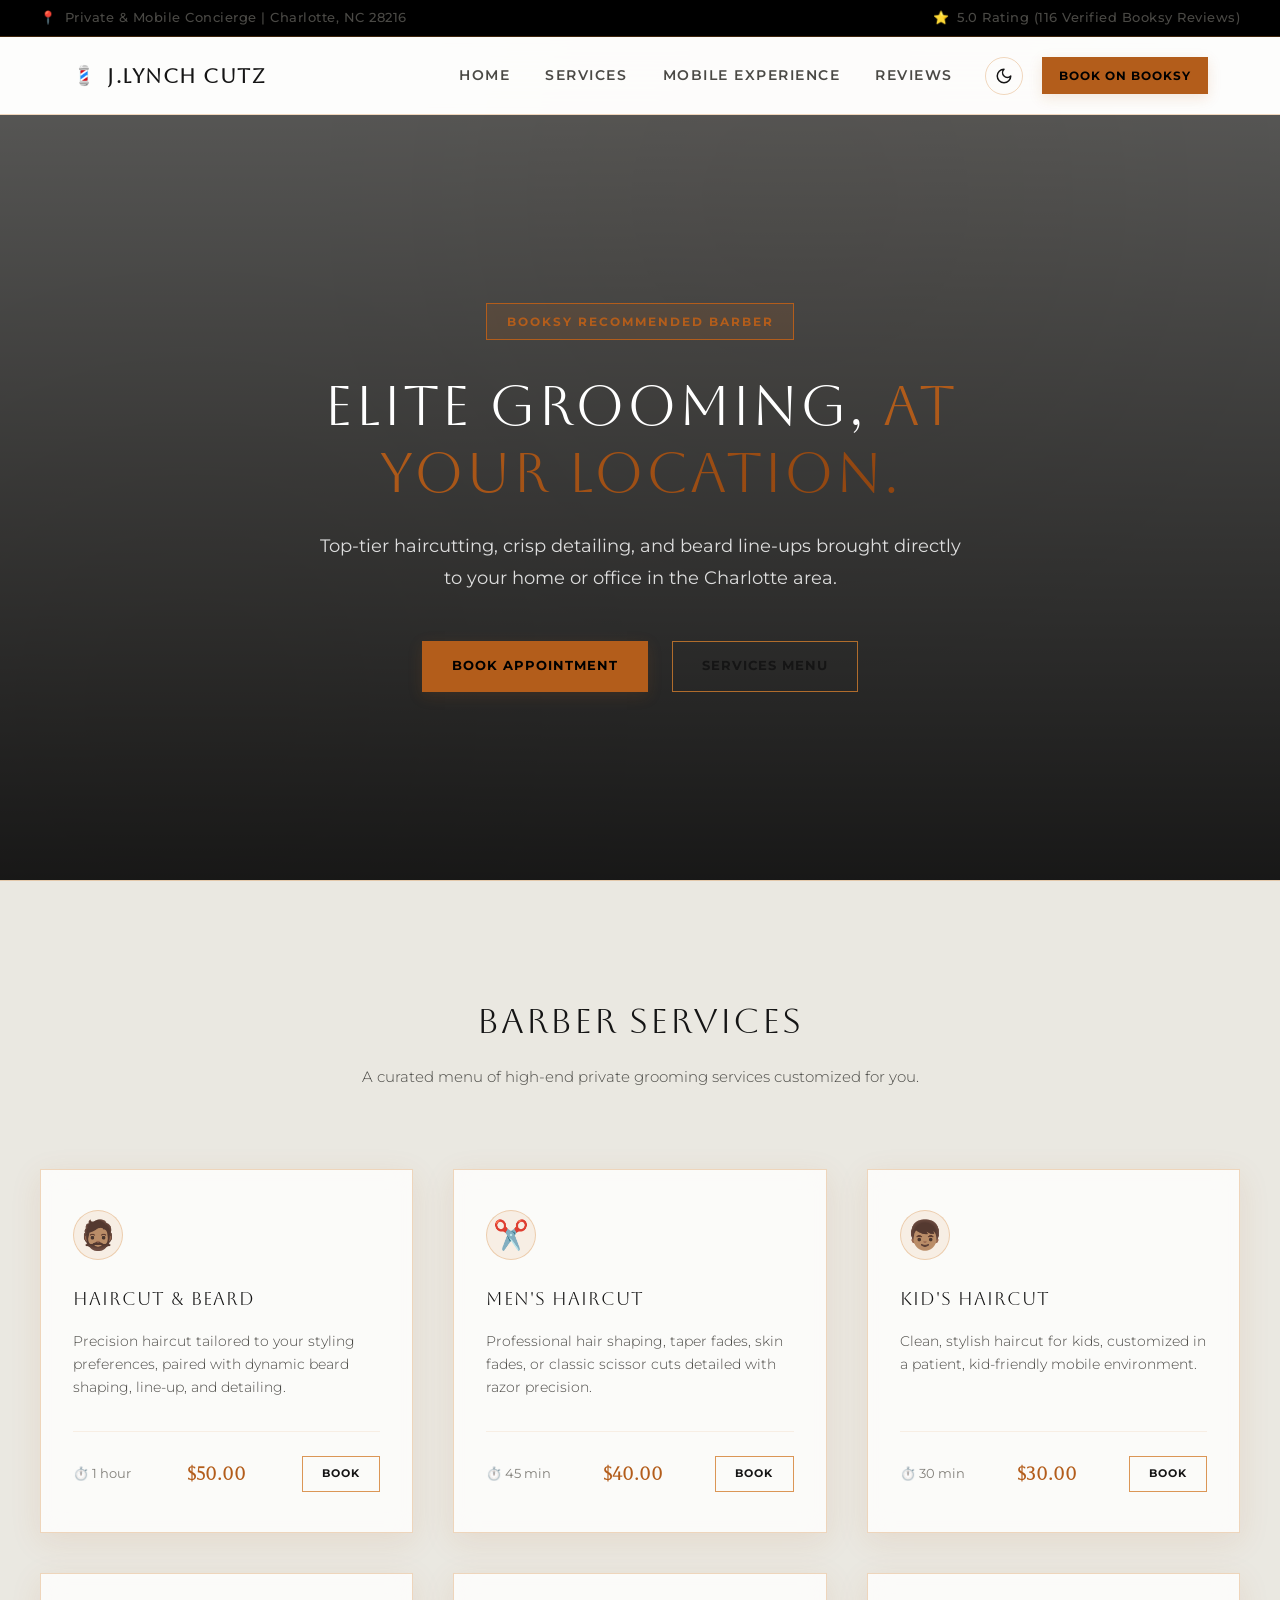
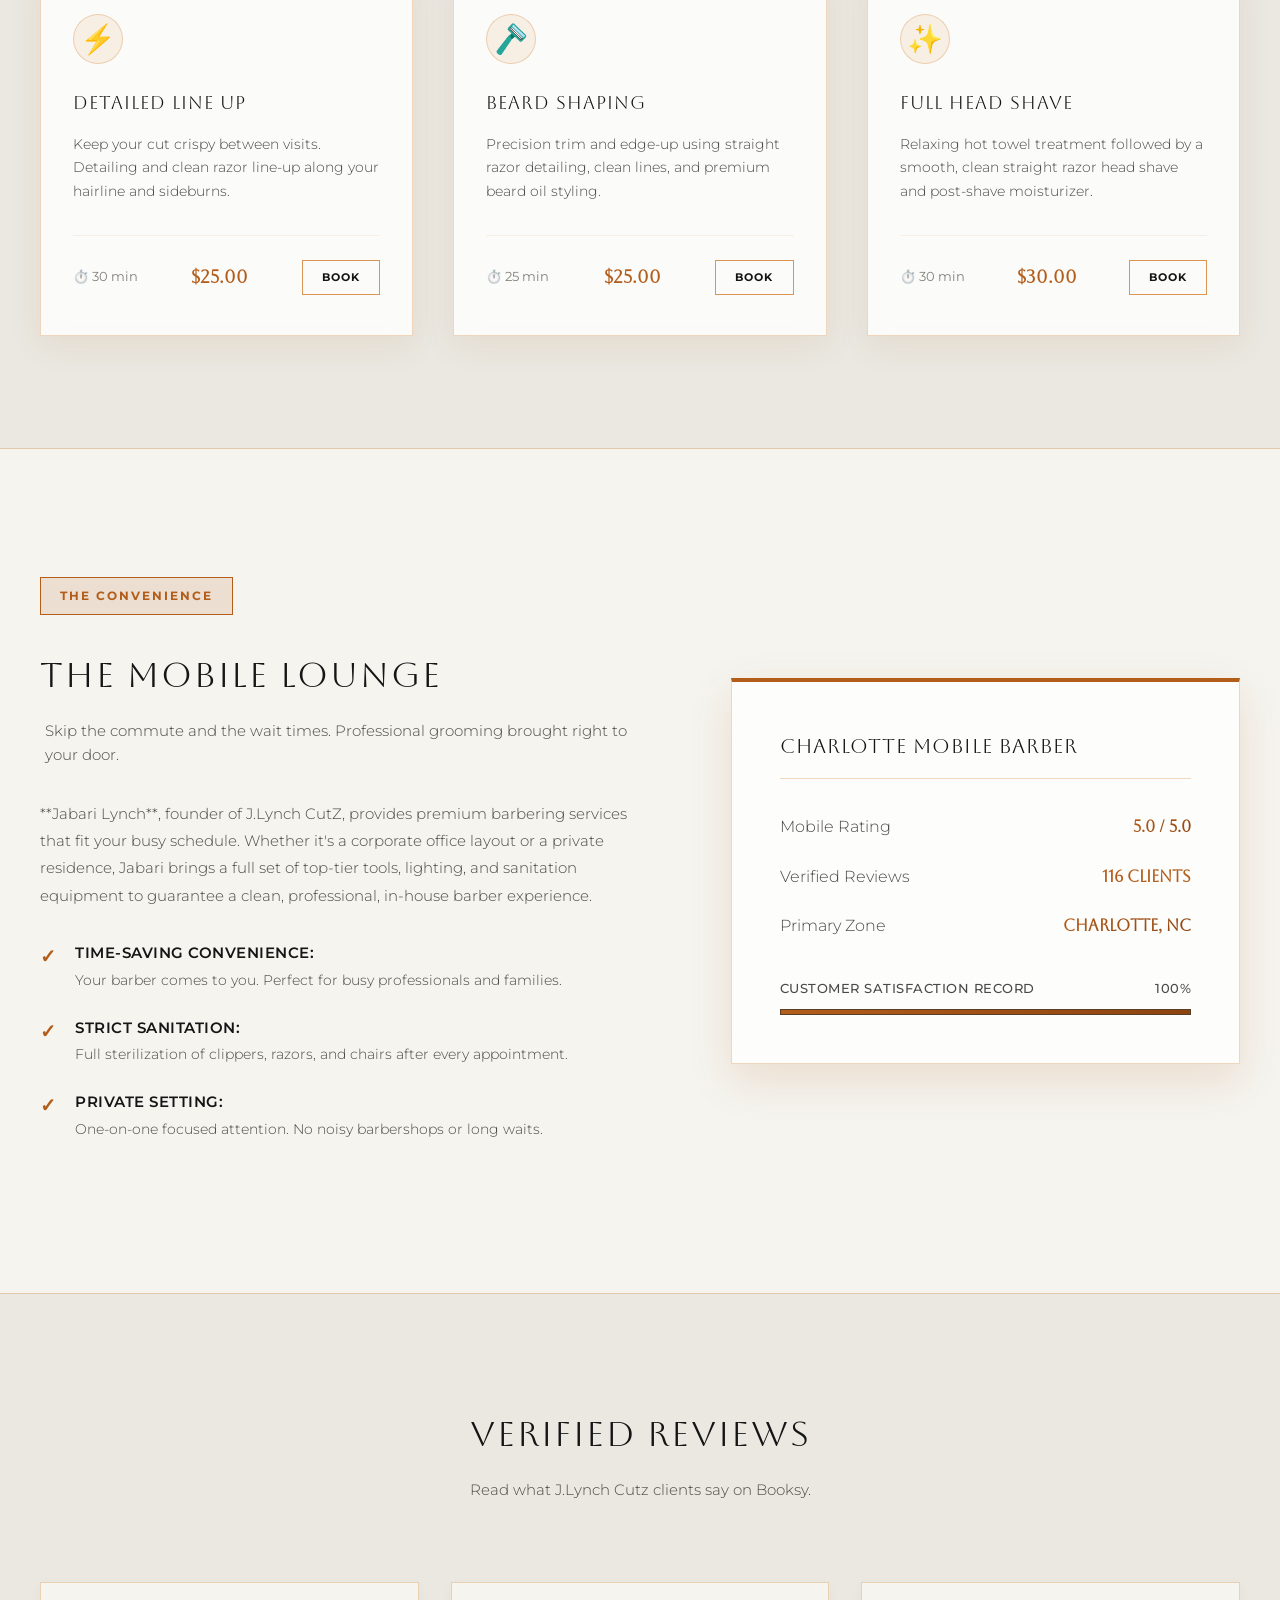
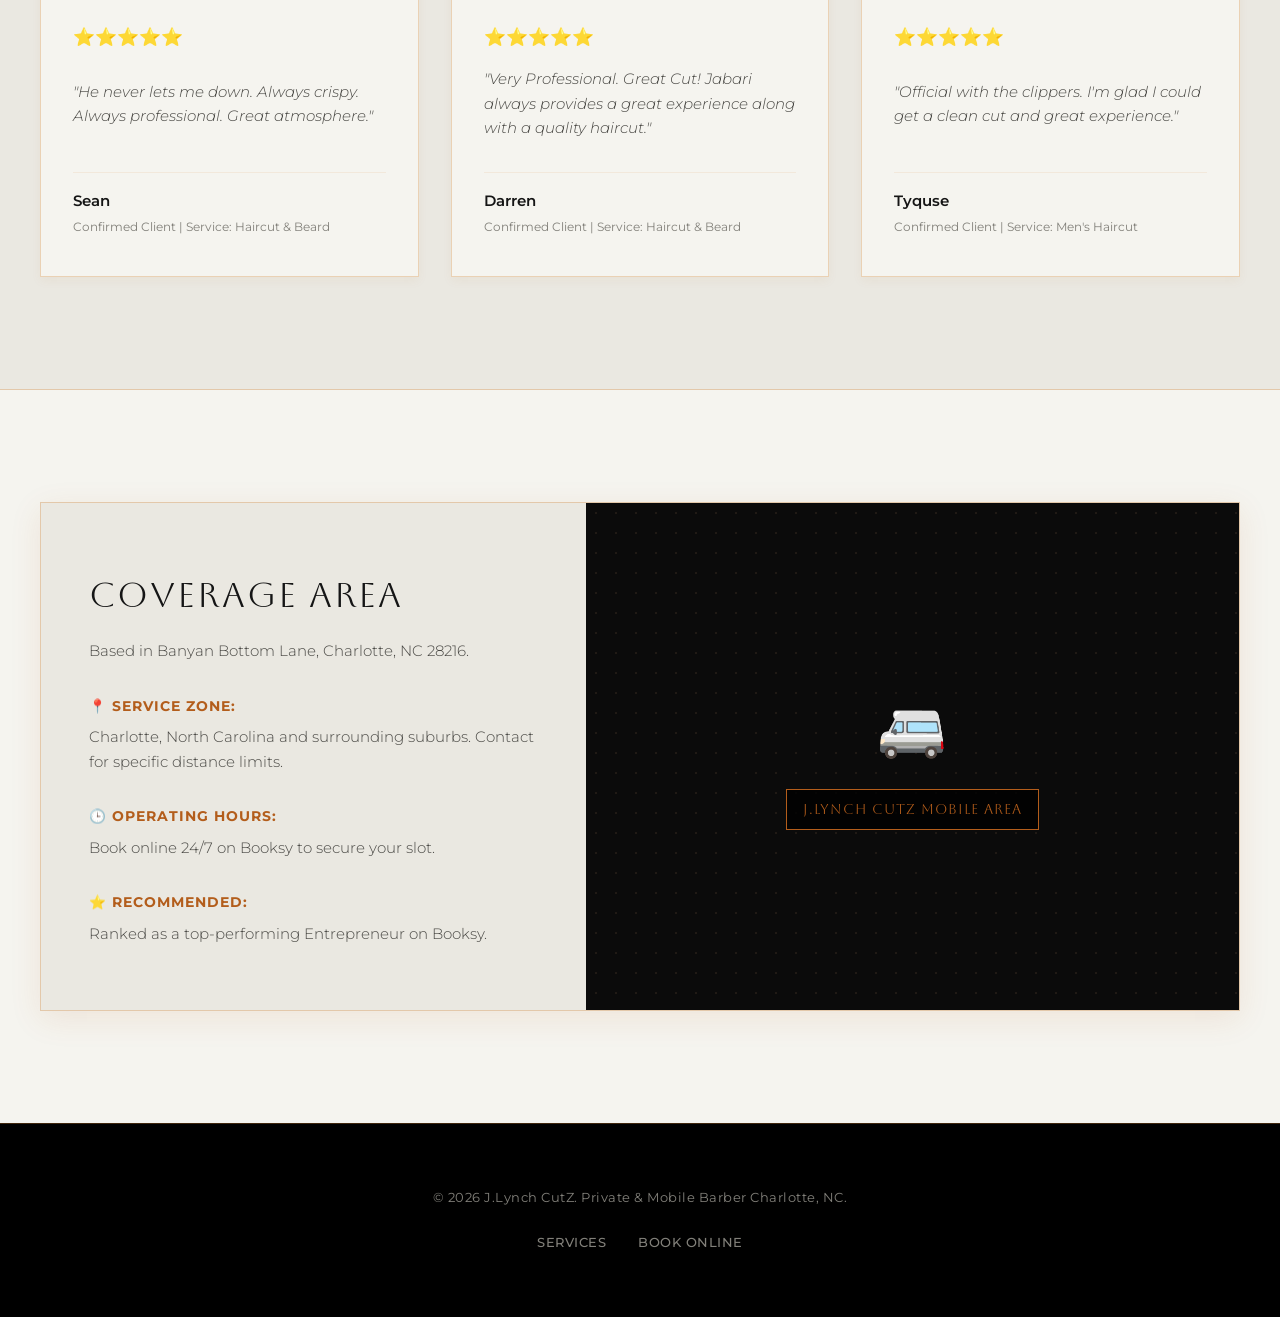
<file: index.html>
<!DOCTYPE html>
<html lang="en" data-theme="dark">
<head>
  <meta charset="UTF-8">
  <meta name="viewport" content="width=device-width, initial-scale=1.0">
  <meta name="description" content="J.Lynch CutZ - Private & Mobile Barber in Charlotte, NC. Book top-tier haircuts, beard line-ups, and grooming brought directly to your location.">
  <title>J.Lynch CutZ | Private & Mobile Barber Charlotte</title>
  <!-- Google Fonts: Aboreto & Montserrat -->
  <link rel="preconnect" href="https://fonts.googleapis.com">
  <link rel="preconnect" href="https://fonts.gstatic.com" crossorigin>
  <link href="https://fonts.googleapis.com/css2?family=Aboreto&family=Montserrat:wght@300;400;500;600;700&display=swap" rel="stylesheet">
  <link rel="stylesheet" href="style.css">
</head>
<body>
  <!-- Background glow animations -->
  <div class="glass-bg-glows">
    <div class="glow glow-1"></div>
    <div class="glow glow-2"></div>
  </div>

  <!-- Contact Top-Bar -->
  <div class="top-bar">
    <div class="top-bar-container">
      <span class="top-bar-item"><span class="icon">📍</span> Private & Mobile Concierge | Charlotte, NC 28216</span>
      <span class="top-bar-item"><span class="icon">⭐️</span> 5.0 Rating (116 Verified Booksy Reviews)</span>
    </div>
  </div>

  <!-- Main Header -->
  <header class="app-header" id="app-header">
    <div class="header-container">
      <div class="logo">
        <span class="logo-accent">💈</span> J.LYNCH CUTZ
      </div>
      <!-- Hamburger Toggle (mobile only) -->
      <button class="hamburger" id="hamburger-toggle" aria-label="Open navigation menu" aria-expanded="false">
        <span class="hamburger-bar"></span>
        <span class="hamburger-bar"></span>
        <span class="hamburger-bar"></span>
      </button>
      <!-- Mobile nav overlay + desktop inline nav -->
      <div class="nav-group" id="nav-group">
        <nav class="nav-links">
          <a href="#hero" class="nav-link">Home</a>
          <a href="#services" class="nav-link">Services</a>
          <a href="#experience" class="nav-link">Mobile Experience</a>
          <a href="#reviews" class="nav-link">Reviews</a>
        </nav>
        <div class="header-actions">
          <button class="theme-toggle" id="theme-toggle" aria-label="Toggle theme">
            <svg class="sun-icon" xmlns="http://www.w3.org/2000/svg" viewBox="0 0 24 24" fill="none" stroke="currentColor" stroke-width="2" stroke-linecap="round" stroke-linejoin="round"><circle cx="12" cy="12" r="4"/><path d="M12 2v2M12 20v2M4.93 4.93l1.41 1.41M17.66 17.66l1.41 1.41M2 12h2M20 12h2M6.34 17.66l-1.41 1.41M19.07 4.93l-1.41 1.41"/></svg>
            <svg class="moon-icon" xmlns="http://www.w3.org/2000/svg" viewBox="0 0 24 24" fill="none" stroke="currentColor" stroke-width="2" stroke-linecap="round" stroke-linejoin="round"><path d="M12 3a6 6 0 0 0 9 9 9 9 0 1 1-9-9Z"/></svg>
          </button>
          <a href="https://booksy.com/en-us/1679232_j-lynch-cutz-private-mobile-barber_barber-shop_26844_charlotte#ba_s=seo" target="_blank" rel="noopener noreferrer" class="btn btn-primary btn-sm">Book on Booksy</a>
        </div>
      </div>
    </div>
  </header>

  <main>
    <!-- Slideshow / Hero Section -->
    <section id="hero" class="hero-section">
      <div class="hero-slides">
        <div class="slide active" style="background-image: linear-gradient(rgba(0,0,0,0.65), rgba(0,0,0,0.9)), url('https://d2zdpiztbgorvt.cloudfront.net/region1/us/1679232/biz_photo/df81be7de8814b308d3e6f7b640b69-j-lynch-cutz-private-mobile-ba-biz-photo-cab2399199c1486788b21a5e4b683a-booksy.jpeg');"></div>
        <div class="slide" style="background-image: linear-gradient(rgba(0,0,0,0.65), rgba(0,0,0,0.9)), url('https://d2zdpiztbgorvt.cloudfront.net/region1/us/1679232/inspiration/8b8bcb6be3cd49adba95be2ca0e7b6-j-lynch-cutz-private-mobile-ba-inspiration-249b5c5be4a34000b738829289ce00-booksy.jpeg?size=640x0');"></div>
        <div class="slide" style="background-image: linear-gradient(rgba(0,0,0,0.65), rgba(0,0,0,0.9)), url('https://d2zdpiztbgorvt.cloudfront.net/region1/us/1679232/inspiration/ddb295c40a3d46719fc34189531c8b-j-lynch-cutz-private-mobile-ba-inspiration-de447cf11fce498c828b0cfedc30f1-booksy.jpeg?size=640x0');"></div>
      </div>
      <div class="section-container hero-content">
        <div class="hero-badge">Booksy Recommended Barber</div>
        <h1 class="hero-title">Elite grooming, <span class="text-gradient">at your location.</span></h1>
        <p class="hero-subtitle">Top-tier haircutting, crisp detailing, and beard line-ups brought directly to your home or office in the Charlotte area.</p>
        <div class="hero-actions">
          <a href="https://booksy.com/en-us/1679232_j-lynch-cutz-private-mobile-barber_barber-shop_26844_charlotte#ba_s=seo" target="_blank" rel="noopener noreferrer" class="btn btn-primary">Book Appointment</a>
          <a href="#services" class="btn btn-secondary">Services Menu</a>
        </div>
      </div>
    </section>

    <!-- Services Section -->
    <section id="services" class="features-section">
      <div class="section-container">
        <div class="section-header">
          <h2 class="section-title">Barber Services</h2>
          <p class="section-subtitle">A curated menu of high-end private grooming services customized for you.</p>
        </div>

        <div class="grid-layout">
          <!-- Service 1 -->
          <div class="feature-card service-card" id="service-haircut-beard">
            <div class="card-icon">🧔🏽</div>
            <h3 class="card-title">Haircut & Beard</h3>
            <p class="card-description">Precision haircut tailored to your styling preferences, paired with dynamic beard shaping, line-up, and detailing.</p>
            <div class="card-footer">
              <span class="duration">⏱️ 1 hour</span>
              <span class="price">$50.00</span>
              <a href="https://booksy.com/en-us/1679232_j-lynch-cutz-private-mobile-barber_barber-shop_26844_charlotte#ba_s=seo" class="btn btn-secondary btn-card" target="_blank" rel="noopener noreferrer">Book</a>
            </div>
          </div>

          <!-- Service 2 -->
          <div class="feature-card service-card" id="service-mens-haircut">
            <div class="card-icon">✂️</div>
            <h3 class="card-title">Men's Haircut</h3>
            <p class="card-description">Professional hair shaping, taper fades, skin fades, or classic scissor cuts detailed with razor precision.</p>
            <div class="card-footer">
              <span class="duration">⏱️ 45 min</span>
              <span class="price">$40.00</span>
              <a href="https://booksy.com/en-us/1679232_j-lynch-cutz-private-mobile-barber_barber-shop_26844_charlotte#ba_s=seo" class="btn btn-secondary btn-card" target="_blank" rel="noopener noreferrer">Book</a>
            </div>
          </div>

          <!-- Service 3 -->
          <div class="feature-card service-card" id="service-kids-haircut">
            <div class="card-icon">👦🏽</div>
            <h3 class="card-title">Kid's Haircut</h3>
            <p class="card-description">Clean, stylish haircut for kids, customized in a patient, kid-friendly mobile environment.</p>
            <div class="card-footer">
              <span class="duration">⏱️ 30 min</span>
              <span class="price">$30.00</span>
              <a href="https://booksy.com/en-us/1679232_j-lynch-cutz-private-mobile-barber_barber-shop_26844_charlotte#ba_s=seo" class="btn btn-secondary btn-card" target="_blank" rel="noopener noreferrer">Book</a>
            </div>
          </div>

          <!-- Service 4 -->
          <div class="feature-card service-card" id="service-line-up">
            <div class="card-icon">⚡</div>
            <h3 class="card-title">Detailed Line Up</h3>
            <p class="card-description">Keep your cut crispy between visits. Detailing and clean razor line-up along your hairline and sideburns.</p>
            <div class="card-footer">
              <span class="duration">⏱️ 30 min</span>
              <span class="price">$25.00</span>
              <a href="https://booksy.com/en-us/1679232_j-lynch-cutz-private-mobile-barber_barber-shop_26844_charlotte#ba_s=seo" class="btn btn-secondary btn-card" target="_blank" rel="noopener noreferrer">Book</a>
            </div>
          </div>

          <!-- Service 5 -->
          <div class="feature-card service-card" id="service-beard-shaping">
            <div class="card-icon">🪒</div>
            <h3 class="card-title">Beard Shaping</h3>
            <p class="card-description">Precision trim and edge-up using straight razor detailing, clean lines, and premium beard oil styling.</p>
            <div class="card-footer">
              <span class="duration">⏱️ 25 min</span>
              <span class="price">$25.00</span>
              <a href="https://booksy.com/en-us/1679232_j-lynch-cutz-private-mobile-barber_barber-shop_26844_charlotte#ba_s=seo" class="btn btn-secondary btn-card" target="_blank" rel="noopener noreferrer">Book</a>
            </div>
          </div>

          <!-- Service 6 -->
          <div class="feature-card service-card" id="service-head-shave">
            <div class="card-icon">✨</div>
            <h3 class="card-title">Full Head Shave</h3>
            <p class="card-description">Relaxing hot towel treatment followed by a smooth, clean straight razor head shave and post-shave moisturizer.</p>
            <div class="card-footer">
              <span class="duration">⏱️ 30 min</span>
              <span class="price">$30.00</span>
              <a href="https://booksy.com/en-us/1679232_j-lynch-cutz-private-mobile-barber_barber-shop_26844_charlotte#ba_s=seo" class="btn btn-secondary btn-card" target="_blank" rel="noopener noreferrer">Book</a>
            </div>
          </div>
        </div>
      </div>
    </section>

    <!-- Mobile Experience Section -->
    <section id="experience" class="efficiency-section">
      <div class="section-container">
        <div class="split-layout">
          <div class="split-content">
            <div class="hero-badge">THE CONVENIENCE</div>
            <h2 class="section-title">The Mobile Lounge</h2>
            <p class="section-subtitle">Skip the commute and the wait times. Professional grooming brought right to your door.</p>
            
            <p class="about-text">
              **Jabari Lynch**, founder of J.Lynch CutZ, provides premium barbering services that fit your busy schedule. Whether it's a corporate office layout or a private residence, Jabari brings a full set of top-tier tools, lighting, and sanitation equipment to guarantee a clean, professional, in-house barber experience.
            </p>

            <ul class="benefit-list">
              <li class="benefit-item">
                <span class="benefit-check">✓</span>
                <div>
                  <strong>Time-Saving Convenience:</strong> Your barber comes to you. Perfect for busy professionals and families.
                </div>
              </li>
              <li class="benefit-item">
                <span class="benefit-check">✓</span>
                <div>
                  <strong>Strict Sanitation:</strong> Full sterilization of clippers, razors, and chairs after every appointment.
                </div>
              </li>
              <li class="benefit-item">
                <span class="benefit-check">✓</span>
                <div>
                  <strong>Private Setting:</strong> One-on-one focused attention. No noisy barbershops or long waits.
                </div>
              </li>
            </ul>
          </div>
          
          <div class="split-visual">
            <div class="stats-panel premium-panel">
              <h3 class="panel-title">Charlotte Mobile Barber</h3>
              <div class="stat-row">
                <span class="stat-label">Mobile Rating</span>
                <span class="stat-val text-gradient">5.0 / 5.0</span>
              </div>
              <div class="stat-row">
                <span class="stat-label">Verified Reviews</span>
                <span class="stat-val">116 Clients</span>
              </div>
              <div class="stat-row">
                <span class="stat-label">Primary Zone</span>
                <span class="stat-val text-gradient">Charlotte, NC</span>
              </div>
              <div class="progress-bar-container">
                <div class="progress-bar-label">
                  <span>Customer Satisfaction Record</span>
                  <span>100%</span>
                </div>
                <div class="progress-bar">
                  <div class="progress-fill" style="width: 100%"></div>
                </div>
              </div>
            </div>
          </div>
        </div>
      </div>
    </section>

    <!-- Reviews Section -->
    <section id="reviews" class="reviews-section-layout">
      <div class="section-container">
        <div class="section-header">
          <h2 class="section-title">Verified Reviews</h2>
          <p class="section-subtitle">Read what J.Lynch Cutz clients say on Booksy.</p>
        </div>

        <div class="reviews-grid">
          <!-- Review 1 -->
          <div class="review-card">
            <div class="review-rating">⭐⭐⭐⭐⭐</div>
            <p class="review-text">"He never lets me down. Always crispy. Always professional. Great atmosphere."</p>
            <div class="review-author">
              <strong>Sean</strong>
              <span>Confirmed Client | Service: Haircut & Beard</span>
            </div>
          </div>

          <!-- Review 2 -->
          <div class="review-card">
            <div class="review-rating">⭐⭐⭐⭐⭐</div>
            <p class="review-text">"Very Professional. Great Cut! Jabari always provides a great experience along with a quality haircut."</p>
            <div class="review-author">
              <strong>Darren</strong>
              <span>Confirmed Client | Service: Haircut & Beard</span>
            </div>
          </div>

          <!-- Review 3 -->
          <div class="review-card">
            <div class="review-rating">⭐⭐⭐⭐⭐</div>
            <p class="review-text">"Official with the clippers. I'm glad I could get a clean cut and great experience."</p>
            <div class="review-author">
              <strong>Tyquse</strong>
              <span>Confirmed Client | Service: Men's Haircut</span>
            </div>
          </div>
        </div>
      </div>
    </section>

    <!-- Location & Coverage Section -->
    <section id="coverage" class="location-section">
      <div class="section-container">
        <div class="location-box">
          <div class="location-details">
            <h2 class="section-title">Coverage Area</h2>
            <p class="section-subtitle">Based in Banyan Bottom Lane, Charlotte, NC 28216.</p>
            <div class="location-info-item">
              <strong>📍 Service Zone:</strong>
              <p>Charlotte, North Carolina and surrounding suburbs. Contact for specific distance limits.</p>
            </div>
            <div class="location-info-item">
              <strong>🕒 Operating Hours:</strong>
              <p>Book online 24/7 on Booksy to secure your slot.</p>
            </div>
            <div class="location-info-item">
              <strong>⭐ Recommended:</strong>
              <p>Ranked as a top-performing Entrepreneur on Booksy.</p>
            </div>
          </div>
          <div class="map-placeholder">
            <div class="map-visual">
              <div class="map-marker">🚐</div>
              <div class="map-label">J.Lynch Cutz Mobile Area</div>
            </div>
          </div>
        </div>
      </div>
    </section>
  </main>

  <footer class="app-footer">
    <div class="footer-container">
      <p>&copy; 2026 J.Lynch CutZ. Private & Mobile Barber Charlotte, NC.</p>
      <div class="footer-links">
        <a href="#services" class="footer-link">Services</a>
        <a href="https://booksy.com/en-us/1679232_j-lynch-cutz-private-mobile-barber_barber-shop_26844_charlotte#ba_s=seo" class="footer-link" target="_blank" rel="noopener noreferrer">Book Online</a>
      </div>
    </div>
  </footer>

  <script src="app.js"></script>
</body>
</html>
</file>
<file: style.css>
/* -------------------------------------------------------------
 * Custom Design Tokens & Variable System (J.Lynch CutZ Theme)
 * ------------------------------------------------------------- */
:root {
  /* Color Palettes (Urban Copper & Midnight Obsidian) */
  --hue: 24; /* Warm Satin Copper Hue */
  
  /* Theme Variables (Default VIP Dark Mode) */
  --bg-primary: #050505;       /* Midnight Obsidian */
  --bg-secondary: #0f0f0f;     /* Dark Graphite */
  --bg-glass: rgba(15, 15, 15, 0.8);
  --border-glass: rgba(210, 125, 45, 0.15); /* Soft Copper Border */
  --border-glass-hover: rgba(210, 125, 45, 0.5); /* Vibrant Copper Border */
  
  --text-primary: #f5f5f5;      /* Pure Off-White */
  --text-secondary: #cccccc;    /* Light Grey */
  --text-muted: #777777;       /* Muted Grey */
  
  --primary: #d27d2d;          /* Satin Copper */
  --primary-glow: rgba(210, 125, 45, 0.25);
  --primary-hover: #e59344;    /* Light Copper */
  --accent: #b35d1b;           /* Deep Bronze/Rust */
  
  --shadow-sm: 0 4px 10px rgba(0, 0, 0, 0.6);
  --shadow-md: 0 8px 30px rgba(0, 0, 0, 0.8);
  --shadow-lg: 0 16px 40px rgba(0, 0, 0, 0.95);
  
  /* Fonts & Layout */
  --font-title: 'Aboreto', sans-serif;
  --font-body: 'Montserrat', sans-serif;
  --transition-fast: 0.25s cubic-bezier(0.16, 1, 0.3, 1);
  --transition-normal: 0.4s cubic-bezier(0.16, 1, 0.3, 1);
}

/* Light Theme Variables */
[data-theme="light"] {
  --bg-primary: #f5f4ef;       /* Soft Sand */
  --bg-secondary: #eae8e1;     /* Light Muted Sand */
  --bg-glass: rgba(255, 255, 255, 0.8);
  --border-glass: rgba(210, 125, 45, 0.3);
  --border-glass-hover: rgba(210, 125, 45, 0.8);
  
  --text-primary: #151515;      /* Dark Ink */
  --text-secondary: #4a4945;    /* Soft Graphite */
  --text-muted: #82807a;       /* Muted Khaki */
  
  --primary: #b35d1b;          /* Dark Copper */
  --primary-glow: rgba(179, 93, 27, 0.15);
  --primary-hover: #d27d2d;
  --accent: #8e4410;
  
  --shadow-sm: 0 4px 10px rgba(179, 93, 27, 0.05);
  --shadow-md: 0 8px 30px rgba(179, 93, 27, 0.1);
  --shadow-lg: 0 16px 40px rgba(179, 93, 27, 0.15);
}

/* -------------------------------------------------------------
 * Reset & Base Styles
 * ------------------------------------------------------------- */
* {
  box-sizing: border-box;
  margin: 0;
  padding: 0;
}

html {
  scroll-behavior: smooth;
}

body {
  font-family: var(--font-body);
  background-color: var(--bg-primary);
  color: var(--text-primary);
  line-height: 1.6;
  overflow-x: hidden;
  transition: background-color var(--transition-normal), color var(--transition-normal);
}

/* -------------------------------------------------------------
 * Top Contact Bar
 * ------------------------------------------------------------- */
.top-bar {
  background-color: #000000;
  border-bottom: 1px solid var(--border-glass);
  padding: 0.5rem 2rem;
  font-size: 0.8rem;
  font-weight: 500;
  letter-spacing: 0.5px;
  color: var(--text-secondary);
}

.top-bar-container {
  display: flex;
  justify-content: space-between;
  max-width: 1200px;
  margin: 0 auto;
}

.top-bar-item {
  display: flex;
  align-items: center;
  gap: 0.5rem;
}

.top-bar-item .icon {
  color: var(--primary);
}

/* -------------------------------------------------------------
 * Glow Backdrops (Luxury Vibe)
 * ------------------------------------------------------------- */
.glass-bg-glows {
  position: absolute;
  top: 0;
  left: 0;
  width: 100%;
  height: 100vh;
  overflow: hidden;
  z-index: -1;
  pointer-events: none;
}

.glow {
  position: absolute;
  border-radius: 50%;
  filter: blur(140px);
  opacity: 0.25;
}

.glow-1 {
  top: -10%;
  right: 15%;
  width: 45vw;
  height: 45vw;
  background-color: var(--primary-glow);
}

.glow-2 {
  top: 50%;
  left: -5%;
  width: 40vw;
  height: 40vw;
  background-color: rgba(210, 125, 45, 0.15);
}

/* -------------------------------------------------------------
 * App Header
 * ------------------------------------------------------------- */
.app-header {
  position: sticky;
  top: 0;
  width: 100%;
  background-color: var(--bg-glass);
  backdrop-filter: blur(20px);
  -webkit-backdrop-filter: blur(20px);
  border-bottom: 1px solid var(--border-glass);
  z-index: 100;
  transition: background-color var(--transition-normal), border var(--transition-normal);
}

.header-container {
  display: flex;
  justify-content: space-between;
  align-items: center;
  max-width: 1200px;
  margin: 0 auto;
  padding: 1.2rem 2rem;
}

.logo {
  font-family: var(--font-title);
  font-weight: 700;
  font-size: 1.25rem;
  letter-spacing: 1.5px;
  display: flex;
  align-items: center;
  gap: 0.6rem;
  color: var(--text-primary);
}

.logo-accent {
  color: var(--primary);
  font-size: 1.2rem;
}

.nav-links {
  display: flex;
  gap: 2.2rem;
}

.nav-link {
  color: var(--text-secondary);
  text-decoration: none;
  font-weight: 600;
  font-size: 0.85rem;
  letter-spacing: 1.5px;
  text-transform: uppercase;
  transition: color var(--transition-fast);
}

.nav-link:hover {
  color: var(--primary);
}

.header-actions {
  display: flex;
  align-items: center;
  gap: 1.2rem;
}

.theme-toggle {
  background: none;
  border: 1px solid var(--border-glass);
  border-radius: 50%;
  width: 38px;
  height: 38px;
  display: flex;
  justify-content: center;
  align-items: center;
  cursor: pointer;
  color: var(--text-primary);
  transition: all var(--transition-fast);
}

.theme-toggle:hover {
  border-color: var(--primary);
  background-color: var(--bg-secondary);
  transform: scale(1.05);
}

.theme-toggle svg {
  width: 18px;
  height: 18px;
}

[data-theme="dark"] .sun-icon { display: block; }
[data-theme="dark"] .moon-icon { display: none; }
[data-theme="light"] .sun-icon { display: none; }
[data-theme="light"] .moon-icon { display: block; }

/* -------------------------------------------------------------
 * Buttons & Visual Utilities
 * ------------------------------------------------------------- */
.btn {
  display: inline-flex;
  align-items: center;
  justify-content: center;
  padding: 0.9rem 1.8rem;
  border-radius: 0px; /* Sharp urban cuts */
  font-family: var(--font-body);
  font-weight: 700;
  letter-spacing: 1px;
  text-transform: uppercase;
  text-decoration: none;
  transition: all var(--transition-fast);
  cursor: pointer;
  font-size: 0.8rem;
}

.btn-sm {
  padding: 0.5rem 1rem;
  font-size: 0.75rem;
}

.btn-primary {
  background-color: var(--primary);
  color: #000000;
  border: 1px solid var(--primary);
  box-shadow: 0 4px 14px var(--primary-glow);
}

.btn-primary:hover {
  background-color: var(--primary-hover);
  border-color: var(--primary-hover);
  transform: translateY(-2px);
  box-shadow: 0 6px 20px var(--primary-glow);
}

.btn-secondary {
  background: transparent;
  color: var(--text-primary);
  border: 1px solid var(--border-glass-hover);
}

.btn-secondary:hover {
  background-color: var(--primary);
  color: #000000;
  border-color: var(--primary);
  transform: translateY(-2px);
}

.text-gradient {
  background: linear-gradient(135deg, var(--primary), var(--accent));
  -webkit-background-clip: text;
  -webkit-text-fill-color: transparent;
}

.hero-badge {
  display: inline-block;
  padding: 0.5rem 1.2rem;
  border-radius: 0px;
  background-color: var(--primary-glow);
  border: 1px solid var(--primary);
  color: var(--primary);
  font-size: 0.75rem;
  font-weight: 700;
  letter-spacing: 2px;
  text-transform: uppercase;
  margin-bottom: 2rem;
}

/* -------------------------------------------------------------
 * Hero Section (Fading Slideshow)
 * ------------------------------------------------------------- */
.hero-section {
  position: relative;
  height: 85vh;
  min-height: 550px;
  display: flex;
  align-items: center;
  justify-content: center;
  overflow: hidden;
  color: white;
}

.hero-slides {
  position: absolute;
  top: 0;
  left: 0;
  width: 100%;
  height: 100%;
  z-index: 1;
}

.slide {
  position: absolute;
  top: 0;
  left: 0;
  width: 100%;
  height: 100%;
  background-size: cover;
  background-position: center;
  opacity: 0;
  transition: opacity 1.5s ease-in-out;
}

.slide.active {
  opacity: 1;
}

.hero-content {
  position: relative;
  z-index: 2;
  text-align: center;
  max-width: 850px;
  padding: 2rem;
}

.hero-title {
  font-family: var(--font-title);
  font-size: 3.5rem;
  font-weight: 400;
  line-height: 1.2;
  letter-spacing: 2px;
  margin-bottom: 1.5rem;
  text-transform: uppercase;
}

.hero-subtitle {
  font-size: 1.15rem;
  color: #dddddd;
  max-width: 650px;
  margin: 0 auto 3rem;
  line-height: 1.7;
}

.hero-actions {
  display: flex;
  justify-content: center;
  gap: 1.5rem;
}

/* -------------------------------------------------------------
 * Features & VIP Services Section
 * ------------------------------------------------------------- */
.features-section {
  padding: 7rem 2rem;
  background-color: var(--bg-secondary);
  border-top: 1px solid var(--border-glass);
  border-bottom: 1px solid var(--border-glass);
}

.section-header {
  text-align: center;
  margin-bottom: 5rem;
}

.section-title {
  font-family: var(--font-title);
  font-size: 2.2rem;
  font-weight: 400;
  letter-spacing: 2px;
  text-transform: uppercase;
  margin-bottom: 1rem;
  color: var(--text-primary);
}

.section-subtitle {
  color: var(--text-secondary);
  max-width: 600px;
  margin: 0 auto;
  font-size: 0.95rem;
  font-weight: 300;
}

.grid-layout {
  display: grid;
  grid-template-columns: repeat(auto-fit, minmax(320px, 1fr));
  gap: 2.5rem;
  max-width: 1200px;
  margin: 0 auto;
}

/* Service Card (Glassmorphism & Copper accent) */
.service-card {
  background-color: var(--bg-glass);
  backdrop-filter: blur(12px);
  -webkit-backdrop-filter: blur(12px);
  border: 1px solid var(--border-glass);
  border-radius: 0; /* Premium sharp corners */
  padding: 2.5rem 2rem;
  box-shadow: var(--shadow-md);
  transition: all var(--transition-normal);
  display: flex;
  flex-direction: column;
  height: 100%;
}

.service-card:hover {
  transform: translateY(-5px);
  border-color: var(--primary);
  box-shadow: 0 10px 30px rgba(210, 125, 45, 0.15);
}

.card-icon {
  font-size: 1.8rem;
  margin-bottom: 1.5rem;
  color: var(--primary);
  width: 50px;
  height: 50px;
  border-radius: 50%;
  background-color: rgba(210, 125, 45, 0.1);
  display: flex;
  align-items: center;
  justify-content: center;
  border: 1px solid var(--border-glass);
}

.card-title {
  font-family: var(--font-title);
  font-size: 1.15rem;
  font-weight: 400;
  letter-spacing: 1px;
  text-transform: uppercase;
  margin-bottom: 1rem;
  color: var(--text-primary);
}

.card-description {
  color: var(--text-secondary);
  font-size: 0.9rem;
  font-weight: 300;
  margin-bottom: 2rem;
  flex-grow: 1;
}

.card-footer {
  display: flex;
  justify-content: space-between;
  align-items: center;
  border-top: 1px solid rgba(210, 125, 45, 0.1);
  padding-top: 1.5rem;
}

.duration {
  font-size: 0.8rem;
  color: var(--text-muted);
}

.price {
  font-family: var(--font-title);
  font-size: 1.1rem;
  font-weight: 600;
  color: var(--primary);
}

.btn-card {
  padding: 0.5rem 1.2rem;
  font-size: 0.7rem;
}

/* -------------------------------------------------------------
 * The Specialist Section (About Jabari)
 * ------------------------------------------------------------- */
.efficiency-section {
  padding: 8rem 2rem;
}

.split-layout {
  display: grid;
  grid-template-columns: 1.2fr 1fr;
  gap: 5rem;
  align-items: center;
  max-width: 1200px;
  margin: 0 auto;
}

.about-text {
  color: var(--text-secondary);
  font-size: 0.95rem;
  font-weight: 300;
  margin: 2rem 0;
  line-height: 1.8;
}

.benefit-list {
  list-style: none;
}

.benefit-item {
  display: flex;
  gap: 1.2rem;
  margin-bottom: 1.5rem;
}

.benefit-check {
  color: var(--primary);
  font-weight: 700;
  font-size: 1.2rem;
}

.benefit-item strong {
  display: block;
  font-family: var(--font-body);
  font-size: 0.95rem;
  font-weight: 600;
  text-transform: uppercase;
  color: var(--text-primary);
  letter-spacing: 0.5px;
  margin-bottom: 0.2rem;
}

.benefit-item div {
  color: var(--text-secondary);
  font-size: 0.9rem;
  font-weight: 300;
}

/* Stats visual panel */
.stats-panel {
  background-color: var(--bg-glass);
  backdrop-filter: blur(12px);
  -webkit-backdrop-filter: blur(12px);
  border: 1px solid var(--border-glass);
  padding: 3rem;
  box-shadow: var(--shadow-lg);
}

.premium-panel {
  border-top: 4px solid var(--primary);
}

.panel-title {
  font-family: var(--font-title);
  font-size: 1.25rem;
  font-weight: 400;
  letter-spacing: 1px;
  text-transform: uppercase;
  margin-bottom: 2.2rem;
  border-bottom: 1px solid var(--border-glass);
  padding-bottom: 1rem;
}

.stat-row {
  display: flex;
  justify-content: space-between;
  margin-bottom: 1.5rem;
  font-size: 1rem;
}

.stat-label {
  color: var(--text-secondary);
  font-weight: 300;
}

.stat-val {
  font-weight: 600;
  font-family: var(--font-title);
  color: var(--primary);
}

.progress-bar-container {
  margin-top: 2.5rem;
}

.progress-bar-label {
  display: flex;
  justify-content: space-between;
  font-size: 0.8rem;
  color: var(--text-secondary);
  margin-bottom: 0.6rem;
  font-weight: 500;
  text-transform: uppercase;
  letter-spacing: 0.5px;
}

.progress-bar {
  background-color: #222222;
  height: 6px;
  overflow: hidden;
  border: 1px solid var(--border-glass);
}

.progress-fill {
  background: linear-gradient(90deg, var(--primary), var(--accent));
  height: 100%;
}

/* -------------------------------------------------------------
 * Verified Reviews Section
 * ------------------------------------------------------------- */
.reviews-section-layout {
  padding: 7rem 2rem;
  background-color: var(--bg-secondary);
  border-top: 1px solid var(--border-glass);
  border-bottom: 1px solid var(--border-glass);
}

.reviews-grid {
  display: grid;
  grid-template-columns: repeat(auto-fit, minmax(300px, 1fr));
  gap: 2rem;
  max-width: 1200px;
  margin: 0 auto;
}

.review-card {
  background-color: var(--bg-primary);
  border: 1px solid var(--border-glass);
  padding: 2.5rem 2rem;
  box-shadow: var(--shadow-sm);
  display: flex;
  flex-direction: column;
  justify-content: space-between;
}

.review-rating {
  color: var(--primary);
  font-size: 1.1rem;
  margin-bottom: 1rem;
}

.review-text {
  font-style: italic;
  font-weight: 300;
  color: var(--text-secondary);
  font-size: 0.95rem;
  line-height: 1.6;
  margin-bottom: 2rem;
}

.review-author {
  display: flex;
  flex-direction: column;
  border-top: 1px solid rgba(210, 125, 45, 0.1);
  padding-top: 1rem;
}

.review-author strong {
  font-size: 0.95rem;
  color: var(--text-primary);
  font-weight: 600;
}

.review-author span {
  font-size: 0.75rem;
  color: var(--text-muted);
  margin-top: 0.2rem;
}

/* -------------------------------------------------------------
 * Location & Coverage Section
 * ------------------------------------------------------------- */
.location-section {
  padding: 7rem 2rem;
}

.location-box {
  display: grid;
  grid-template-columns: 1fr 1.2fr;
  max-width: 1200px;
  margin: 0 auto;
  background-color: var(--bg-secondary);
  border: 1px solid var(--border-glass);
  box-shadow: var(--shadow-md);
}

.location-details {
  padding: 4rem 3rem;
}

.location-info-item {
  margin-top: 2rem;
}

.location-info-item strong {
  display: block;
  font-size: 0.85rem;
  text-transform: uppercase;
  color: var(--primary);
  letter-spacing: 1px;
  margin-bottom: 0.5rem;
}

.location-info-item p {
  color: var(--text-secondary);
  font-size: 0.95rem;
  font-weight: 300;
  line-height: 1.6;
}

.map-placeholder {
  position: relative;
  background-color: #0b0b0b;
  background-image: radial-gradient(circle at 50% 50%, #201a15 1px, transparent 1px);
  background-size: 20px 20px;
  display: flex;
  align-items: center;
  justify-content: center;
  min-height: 350px;
}

.map-visual {
  text-align: center;
  z-index: 2;
}

.map-marker {
  font-size: 3.5rem;
  animation: bounce 2s infinite ease-in-out;
}

.map-label {
  font-family: var(--font-title);
  font-size: 0.9rem;
  letter-spacing: 1px;
  color: var(--primary);
  margin-top: 1rem;
  background-color: rgba(0, 0, 0, 0.8);
  padding: 0.5rem 1rem;
  border: 1px solid var(--primary);
}

@keyframes bounce {
  0%, 100% { transform: translateY(0); }
  50% { transform: translateY(-12px); }
}

/* -------------------------------------------------------------
 * Footer
 * ------------------------------------------------------------- */
.app-footer {
  padding: 4rem 2rem;
  border-top: 1px solid var(--border-glass);
  background-color: #000000;
  text-align: center;
  color: var(--text-muted);
  font-size: 0.8rem;
  letter-spacing: 0.5px;
}

.footer-container {
  display: flex;
  flex-direction: column;
  align-items: center;
  gap: 1.5rem;
  max-width: 1200px;
  margin: 0 auto;
}

.footer-links {
  display: flex;
  gap: 2rem;
}

.footer-link {
  color: var(--text-muted);
  text-decoration: none;
  font-weight: 500;
  text-transform: uppercase;
  transition: color var(--transition-fast);
}

.footer-link:hover {
  color: var(--primary);
}

/* -------------------------------------------------------------
 * Hamburger Menu (hidden on desktop, visible on mobile)
 * ------------------------------------------------------------- */
.hamburger {
  display: none; /* Hidden on desktop */
  flex-direction: column;
  justify-content: center;
  align-items: center;
  gap: 5px;
  width: 44px;
  height: 44px;
  background: none;
  border: 1px solid var(--border-glass);
  border-radius: 6px;
  cursor: pointer;
  padding: 0;
  z-index: 200;
  transition: border-color var(--transition-fast);
}

.hamburger:hover,
.hamburger:focus-visible {
  border-color: var(--primary);
}

.hamburger-bar {
  display: block;
  width: 20px;
  height: 2px;
  background-color: var(--text-primary);
  border-radius: 2px;
  transition: all 0.3s ease;
  transform-origin: center;
}

/* Animated X when open */
.hamburger.is-open .hamburger-bar:nth-child(1) {
  transform: translateY(7px) rotate(45deg);
}
.hamburger.is-open .hamburger-bar:nth-child(2) {
  opacity: 0;
  transform: scaleX(0);
}
.hamburger.is-open .hamburger-bar:nth-child(3) {
  transform: translateY(-7px) rotate(-45deg);
}

/* Nav group — on desktop it's just a flex row */
.nav-group {
  display: flex;
  align-items: center;
  gap: 2rem;
}

/* -------------------------------------------------------------
 * Responsive Adaptations (Tablet)
 * ------------------------------------------------------------- */
@media (max-width: 968px) {
  .hero-title {
    font-size: 2.5rem;
  }

  .split-layout {
    grid-template-columns: 1fr;
    gap: 3rem;
  }

  .location-box {
    grid-template-columns: 1fr;
  }

  .location-details {
    padding: 2.5rem 1.5rem;
  }

  .features-section,
  .reviews-section-layout,
  .location-section {
    padding: 5rem 1.5rem;
  }

  .efficiency-section {
    padding: 5rem 1.5rem;
  }

  .section-header {
    margin-bottom: 3rem;
  }

  .grid-layout {
    grid-template-columns: repeat(auto-fit, minmax(280px, 1fr));
    gap: 1.5rem;
  }

  .reviews-grid {
    grid-template-columns: repeat(auto-fit, minmax(260px, 1fr));
    gap: 1.5rem;
  }
}

/* -------------------------------------------------------------
 * Responsive Adaptations (Mobile — ≤768px: Hamburger activates)
 * ------------------------------------------------------------- */
@media (max-width: 768px) {
  /* Show hamburger */
  .hamburger {
    display: flex;
  }

  /* Header stays horizontal: logo left, hamburger right */
  .header-container {
    flex-wrap: nowrap;
    padding: 0.8rem 1rem;
  }

  /* Nav group becomes a full-screen overlay */
  .nav-group {
    position: fixed;
    top: 0;
    left: 0;
    width: 100%;
    height: 100dvh;
    background-color: var(--bg-primary);
    flex-direction: column;
    justify-content: center;
    align-items: center;
    gap: 2rem;
    z-index: 150;
    opacity: 0;
    visibility: hidden;
    transform: translateY(-20px);
    transition: opacity 0.35s ease, transform 0.35s ease, visibility 0.35s ease;
  }

  .nav-group.is-open {
    opacity: 1;
    visibility: visible;
    transform: translateY(0);
  }

  /* Nav links stack vertically in overlay */
  .nav-links {
    flex-direction: column;
    align-items: center;
    gap: 1.8rem;
  }

  .nav-link {
    font-size: 1.1rem;
    padding: 0.5rem 1rem;
    min-height: 44px;
    display: flex;
    align-items: center;
  }

  /* Header actions stack in overlay */
  .header-actions {
    flex-direction: column;
    align-items: center;
    gap: 1rem;
  }

  .header-actions .btn-sm {
    padding: 0.8rem 2rem;
    font-size: 0.85rem;
    min-height: 44px;
  }

  /* Top bar */
  .top-bar {
    padding: 0.4rem 1rem;
    font-size: 0.7rem;
  }

  .top-bar-container {
    flex-direction: column;
    align-items: center;
    gap: 0.2rem;
    text-align: center;
  }

  /* Hero */
  .hero-section {
    height: auto;
    min-height: 75vh;
    padding: 2rem 0;
  }

  .hero-title {
    font-size: 2rem;
    letter-spacing: 1px;
  }

  .hero-subtitle {
    font-size: 0.95rem;
    margin-bottom: 2rem;
  }

  .hero-content {
    padding: 2rem 1.2rem;
  }

  .hero-badge {
    font-size: 0.65rem;
    padding: 0.4rem 0.8rem;
    margin-bottom: 1.5rem;
  }

  .hero-actions {
    flex-direction: column;
    gap: 0.8rem;
    align-items: center;
  }

  .hero-actions .btn {
    width: 100%;
    max-width: 300px;
    justify-content: center;
    min-height: 48px;
    font-size: 0.8rem;
  }

  /* Services grid */
  .grid-layout {
    grid-template-columns: 1fr;
    gap: 1.2rem;
  }

  .service-card {
    padding: 1.8rem 1.2rem;
  }

  /* Card footer — wrap on small screens */
  .card-footer {
    flex-wrap: wrap;
    gap: 0.8rem;
  }

  .btn-card {
    min-height: 44px;
    padding: 0.6rem 1.5rem;
    font-size: 0.75rem;
  }

  /* Reviews grid */
  .reviews-grid {
    grid-template-columns: 1fr;
    gap: 1.2rem;
  }

  .review-card {
    padding: 1.8rem 1.2rem;
  }

  /* Section titles */
  .section-title {
    font-size: 1.6rem;
    letter-spacing: 1px;
  }

  .section-subtitle {
    font-size: 0.85rem;
  }

  /* Specialist / about section */
  .stats-panel {
    padding: 2rem 1.2rem;
  }

  /* Location */
  .location-details {
    padding: 2rem 1.2rem;
  }

  .map-placeholder {
    min-height: 250px;
  }

  /* Footer */
  .footer-links {
    flex-direction: column;
    gap: 1rem;
    align-items: center;
  }

  .app-footer {
    padding: 2.5rem 1.2rem;
  }

  /* Glow effects — reduce for performance */
  .glow {
    filter: blur(80px);
    opacity: 0.15;
  }
}

/* -------------------------------------------------------------
 * Responsive Adaptations (Extra small — ≤400px, iPhone SE etc.)
 * ------------------------------------------------------------- */
@media (max-width: 400px) {
  .hero-title {
    font-size: 1.6rem;
  }

  .hero-subtitle {
    font-size: 0.85rem;
  }

  .logo {
    font-size: 1rem;
  }

  .section-title {
    font-size: 1.35rem;
  }

  .card-footer {
    flex-direction: column;
    align-items: flex-start;
  }

  .btn-card {
    width: 100%;
    text-align: center;
  }

  .stat-row {
    flex-direction: column;
    gap: 0.3rem;
    margin-bottom: 1.2rem;
  }

  .panel-title {
    font-size: 1rem;
  }

  .map-marker {
    font-size: 2.5rem;
  }
}
</file>
